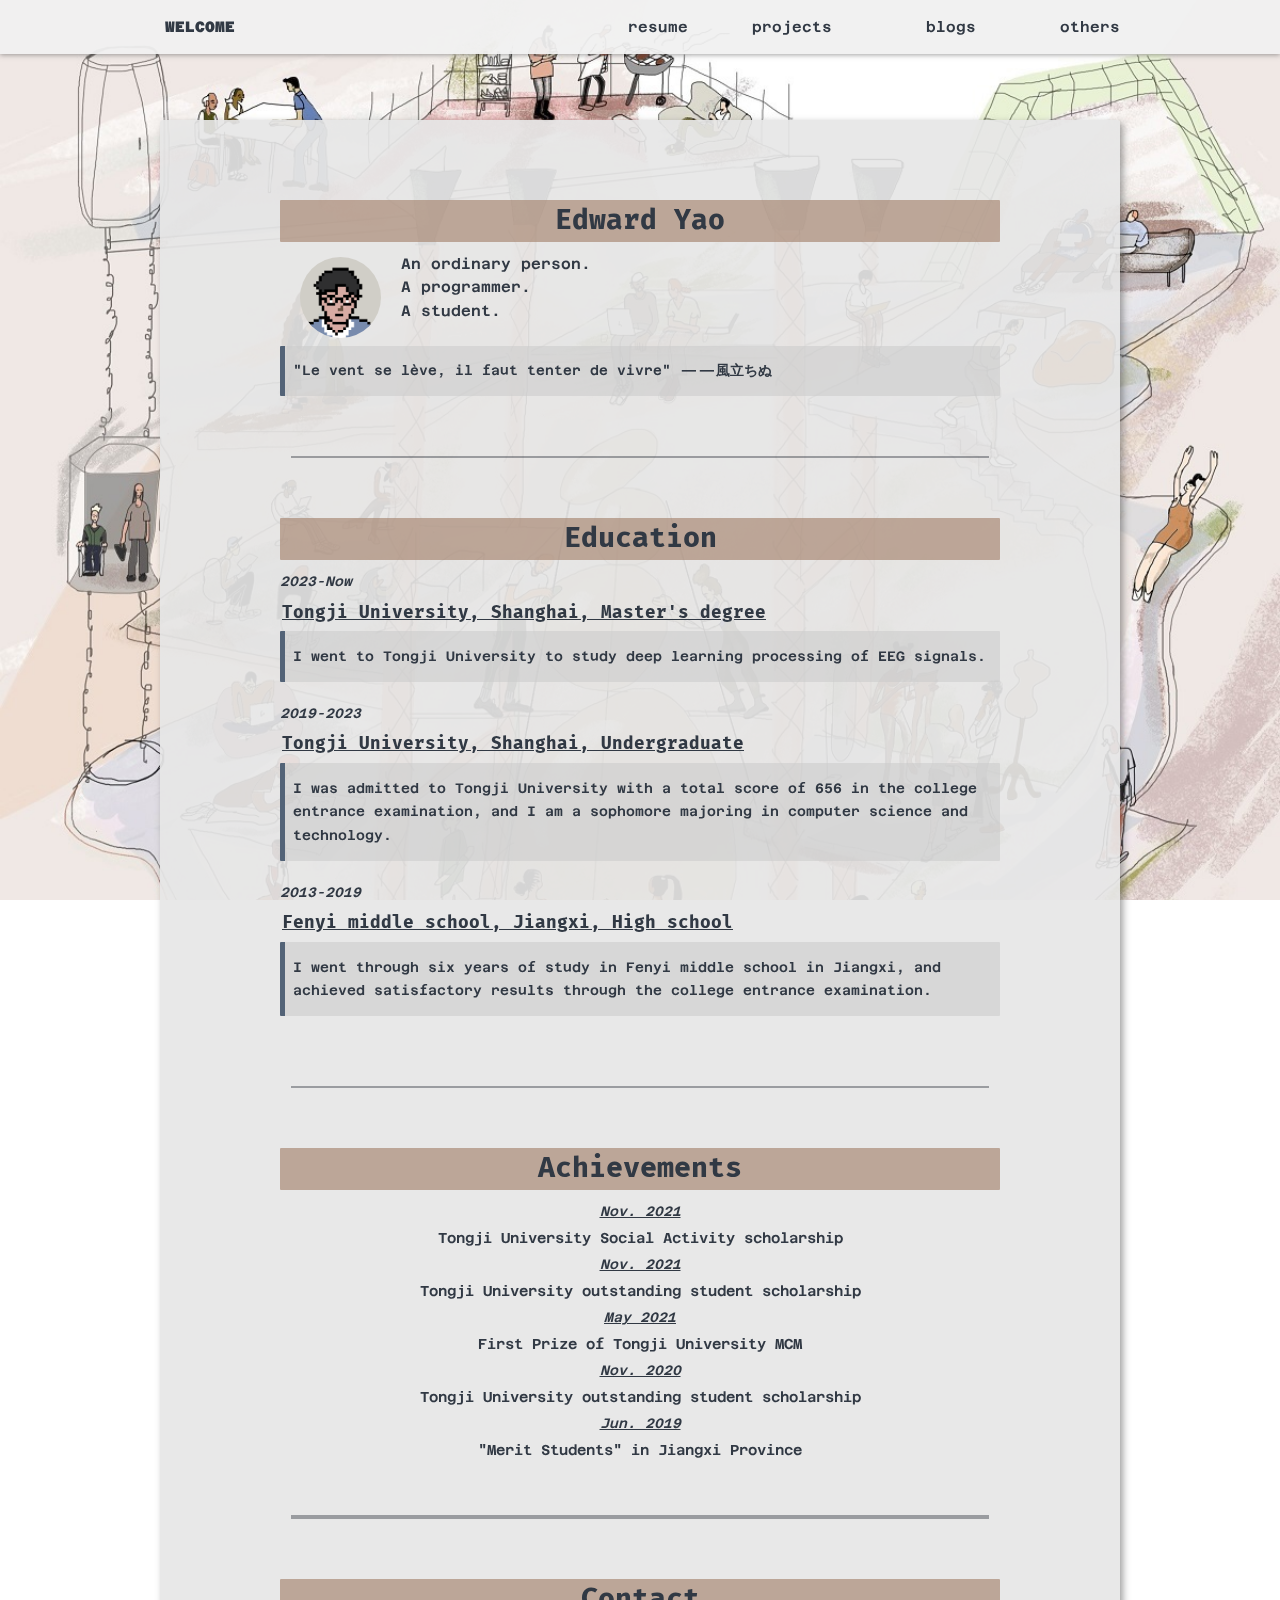
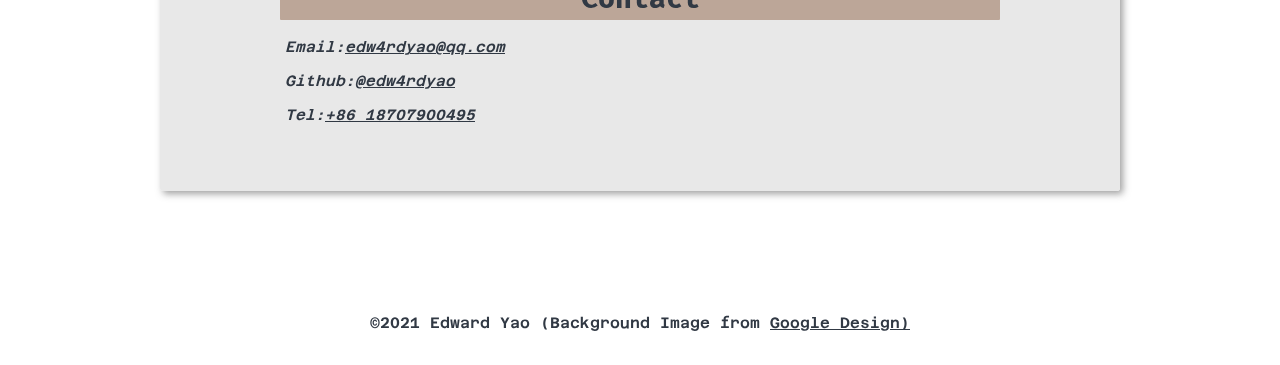
<file: index.html>
<!DOCTYPE html>
<html>

<head>
	<title>Edward Yao</title>
	<meta charset="utf-8" />
	<link rel="stylesheet" href="css/ey.css" />
</head>

<body>
	<div>
		<div id="background_img"></div>
	</div>

	<div class="menu">
		<div class="menu_list">
			<ul>
				<li class="welcome">
					WELCOME
				</li>
				<li>
					<span><a href="#">others</a></span>
				</li>
				<li>
					<span><a href="#">blogs</a></span>
					<!-- <div class="drop_content">
						<ul class="drop_content_in">
							<li>
								blog1
							</li>
							<li>
								blog2
							</li>
							<li>
								blog3
							</li>
						</ul>
					</div> -->
				</li>
				<li>
					<span><a href="https://github.com/edw4rdyao" target="_blank">projects</a></span>
					<!-- <div class="drop_content">
						<ul class="drop_content_in">
							<li>
								project1
							</li>
							<li>
								project2
							</li>
							<li>
								project3
							</li>
						</ul>
					</div> -->
				</li>
				<li>
					<span><a href="#">resume</a></span>
				</li>
				<!-- <li>
					<span>Language</span>
				</li> -->
			</ul>
		</div>
	</div>

	<div class="main">
		<div class="intro section">
			<div>
				<h2>Edward Yao</h2>
				<img src="img/pixpic.png" alt="avatar">
				<p>
					An ordinary person.
					<br />
					A programmer.
					<br />
					A student.
					<br />
					<br />
				<p class="quo">
					"<b>Le vent se lève, il faut tenter de vivre</b>" ——風立ちぬ
				</p>
				</p>
			</div>

		</div>
		<hr />
		<!-- Education -->
		<div class="edu section" id="education">
			<h2>Education</h2>
			<ul class="edu_list">
				<p class="time">2023-Now</p>
				<li>
					<div><a href="https://www.tongji.edu.cn/">Tongji University, Shanghai, Master's degree</a></div>
				</li>
				<p class="quo">
					I went to Tongji University to study deep learning processing of EEG signals.</p>
			</ul>
			<ul class="edu_list">
				<p class="time">2019-2023</p>
				<li>
					<div><a href="https://www.tongji.edu.cn/">Tongji University, Shanghai, Undergraduate</a></div>
				</li>
				<p class="quo">I was admitted to Tongji University with a total score of 656 in the college entrance
					examination,
					and I am a sophomore majoring in computer science and technology.</p>
			</ul>
			<ul class="edu_list">
				<p class="time">2013-2019</p>
				<li><a href="https://baike.baidu.com/item/%E5%88%86%E5%AE%9C%E4%B8%AD%E5%AD%A6/9690488?fr=aladdin">Fenyi
						middle school, Jiangxi, High school</a></li>

				<p class="quo">I went through six years of study in Fenyi middle school in Jiangxi, and achieved
					satisfactory
					results through the college entrance examination.</p>

			</ul>

		</div>
		<hr />
		<!-- Achievements -->
		<div class="award section" id="achievements">
			<h2>Achievements</h2>
			<ul class="award-list">
				<p class="time">Nov. 2021</p>
				<li>Tongji University Social Activity scholarship</li>
				<p class="time">Nov. 2021</p>
				<li>Tongji University outstanding student scholarship</li>
				<p class="time">May 2021</p>
				<li>First Prize of Tongji University MCM</li>
				<p class="time">Nov. 2020</p>
				<li>Tongji University outstanding student scholarship</li>
				<p class="time">Jun. 2019</p>
				<li>"Merit Students" in Jiangxi Province</li>
			</ul>

		</div>
		<hr />
		<!-- Projects -->
		<!-- <div class="proj section" id="projects">
			<h2>Projects</h2>
			<ul class="proj-list list-flat">
				<li>To be sorted out...</li>
			</ul>
		</div> -->
		<hr />
		<!-- Contact -->
		<div class="cont section">
			<h2>Contact</h2>
			<ul class="cont-list">
				<li>Email:<a href="mailto:edw4rdyao@qq.com">edw4rdyao@qq.com</a></li>
				<li>Github:<a href="https://github.com/edw4rdyao">@edw4rdyao</a></li>
				<li>Tel:<a href="#">+86 18707900495</a></li>
			</ul>
		</div>
	</div>


	<footer>
		<div class="footer">
			<p>©2021 Edward Yao (Background Image from <a href="https://design.google/">Google Design)</a></p>
		</div>
	</footer>

</body>

</html>
</file>
<file: css/ey.css>
/* fonts */
@font-face {
	font-family: Fira;
  	src: url("../fonts/FiraCode.ttf");
}

@font-face {
	font-family: Ubuntu;
  	src: url("../fonts/Ubuntu.ttf");
}

@font-face {
	font-family: AzeretMono;
  	src: url("../fonts/AzeretMono.ttf");
}

/* var */
:root{
	--font-c:			#313944;
	--scrollbar-bgc:	#d6d6d6;
	--scrollbar-c:		#888888;
	/* --header-bgc:		#54a17a6e; */
	--header-bgc:		#a88874ae;
	--spanline-bgc:		#30353d6c;	
	--quote-bgc:		#cccccc94;
	--quote-border-c: 	#536377;
	--main-bgc: 		#e6e6e6eb;
	--transparent-c:	#ffffff00;
	--drop-menu-bgc:	#ffffff;
	--nav-menu-bgc:		#f0f0f0f2;
}

/* background img */
#background_img{
	position: fixed;
	top: 0px;
	left: 0px;
    width: 100%;
    height: 100%;
    min-width: 960px;
    background-repeat: no-repeat;
    background-size: cover;
    background-position: center 0;
	z-index: -1;
    background-image: url(../img/bg.jpg);
}

/* scrollbar style */
*::-webkit-scrollbar{
	width:8px;
	background-color:var(--scrollbar-bgc);
}
*::-webkit-scrollbar-track{
	border-radius:8px;
	background-color:var(--scrollbar-bgc);
}
*::-webkit-scrollbar-thumb{
	border-radius:8px;
	background-color:var(--scrollbar-c);
}

/* global style */
*{
	box-sizing: border-box;
	margin: 0;
	padding: 0;
	font-size: 0.99em;
	font-weight: 600;
}

body{
	font-family: 'AzeretMono', 'Ubuntu','Fira';
	color: var(--font-c);
	line-height: 1.5em;
}

h1, h2, h3{
	text-align: center;
	font-weight: 600;
}
h1{
	font-size: 2em;
}
h2{
	font-size: 1.8em;
	margin: 10px 0px;
	padding: 9px 0px;
	background-color: var(--header-bgc);
	font-family: 'Fira';
	border-radius: 1px;
}
h3{
	font-size: 1.5em;
}
ul{
	list-style: none;
}
a{
	text-decoration: none;
}
p{
	/* text-indent: 2em; */
}

hr{
	background: var(--spanline-bgc);
	width: 75%;
	height: 2px;
	border: none;
	margin: auto;
}

/* menu */
.menu{
	width: 100%;
	box-shadow: 0 1px 5px rgba(70, 70, 70, 0.5);
	background-color: var(--nav-menu-bgc);
	position: fixed;
	top: 0px;
	left: 0px;
	z-index: 1;
}

.menu .menu_list{
	box-sizing: border-box;
	max-width: 960px;
	min-width: 750px;
	margin: auto;
}

.menu .menu_list>ul>li{
	width: 15%;
	margin: 0 auto;
	display: block;
	float: right;
	text-align: right;
	position: relative;
	padding: 15px 0px;
}

.menu .menu_list>ul>li>span{
	padding-bottom: 2px;
	transition: box-shadow .2s;
}

.menu .menu_list>ul>li>span:hover{
	box-shadow: 0 2px rgb(66, 66, 66);
}

.menu .menu_list .welcome{
	float: left;
	text-align: left;
	padding-left: 5px;
	font-weight: 900;
}

.menu .menu_list>ul>li a{
	text-decoration: none;
	color: var(--font-c);
}

.drop{
	position: relative;
}

.drop:hover .drop_content{
	display: block;
}

.drop_content{
	display: none;
	position: absolute;
	min-width: 260px;
	border-radius: 3px;
	padding: 21px 20px;
	background-color: var(--transparent-c);
}

.drop_content .drop_content_in{
	background-color: var(--drop-menu-bgc);
	box-shadow: 2px 2px 10px rgba(128, 128, 128, 0.3);
	border-radius: 1px;
	padding: 12px 0px;
	font-size: 0.98em;
}

.drop_content .drop_content_in li{
	text-align: center;
	padding: 5px 0px;
}

/* main */
.main{
	background-color: var(--main-bgc);
	padding: 10px 15px;
	margin: 120px auto;
	max-width: 960px;
	min-width: 750px;
	border-radius: 3px;
	box-shadow: 3px 3px 7px rgba(70, 70, 70, 0.5);
}

/* section style */

.section{
	width: 80%;
	margin: 40px auto;
	max-width: 720px;
	padding: 0 20px;
	position: relative;
}

.quo{
	padding: 1em 0.6em;
	border-left: solid;
	border-width: 5px;
	border-color: var(--quote-border-c);
	background-color:var(--quote-bgc);
	font-size: 0.9em;
	border-radius: 1px;
}

/* introduce */

.intro {
	padding: 20px 0px;
}
.intro img {
	float: left;
	margin: 5px 20px;
}

.intro img {
	width: 81px;
	height: 81px;
	border-radius: 99px;
}

/* education */
.edu {
	padding: 10px 0px;
}

/* time */
.time{
	text-indent: 0;
	font-style: italic;
	font-size: 0.9em;
}

/* name*/
.edu_list{
	margin-bottom: 20px;
}

.edu .edu_list li a {
	padding: 2px;
	display: block;
	font-size: 1.15em;
	text-decoration:underline;
	color: var(--font-c);
	transition: all 0.3s;
	font-family: 'Fira';
	margin: 5px 0px;
	border-radius: 1px;
}

/* awards */
.award {
	padding: 10px 0px;
}

.award .award-list li{
	font-size: 0.95em;
	padding: 0px 0.5em;
	text-align: center;
	margin: 3px 0;
}

/* time */
.award .award-list .time{
	text-align:center;
	font-size: 0.9em;
	text-decoration: underline;
}

/* project */
.proj {
	padding: 10px 0px;
}

.proj .proj-list li{
	list-style: none;
}

/* contact */
.cont{
	padding: 10px 0px;
}

.cont .cont-list li{
	list-style: none;
	font-style: italic;
	padding: 5px;
}

.cont .cont-list li a{
	text-decoration: underline;
	color: var(--font-c);
}

/* footer */
.footer{
	text-align: center; 
	margin: 30px 0px; 
	position: sticky; 
	bottom: 0;
}

.footer a{
	color: var(--font-c);
	text-decoration: underline;
}
</file>
